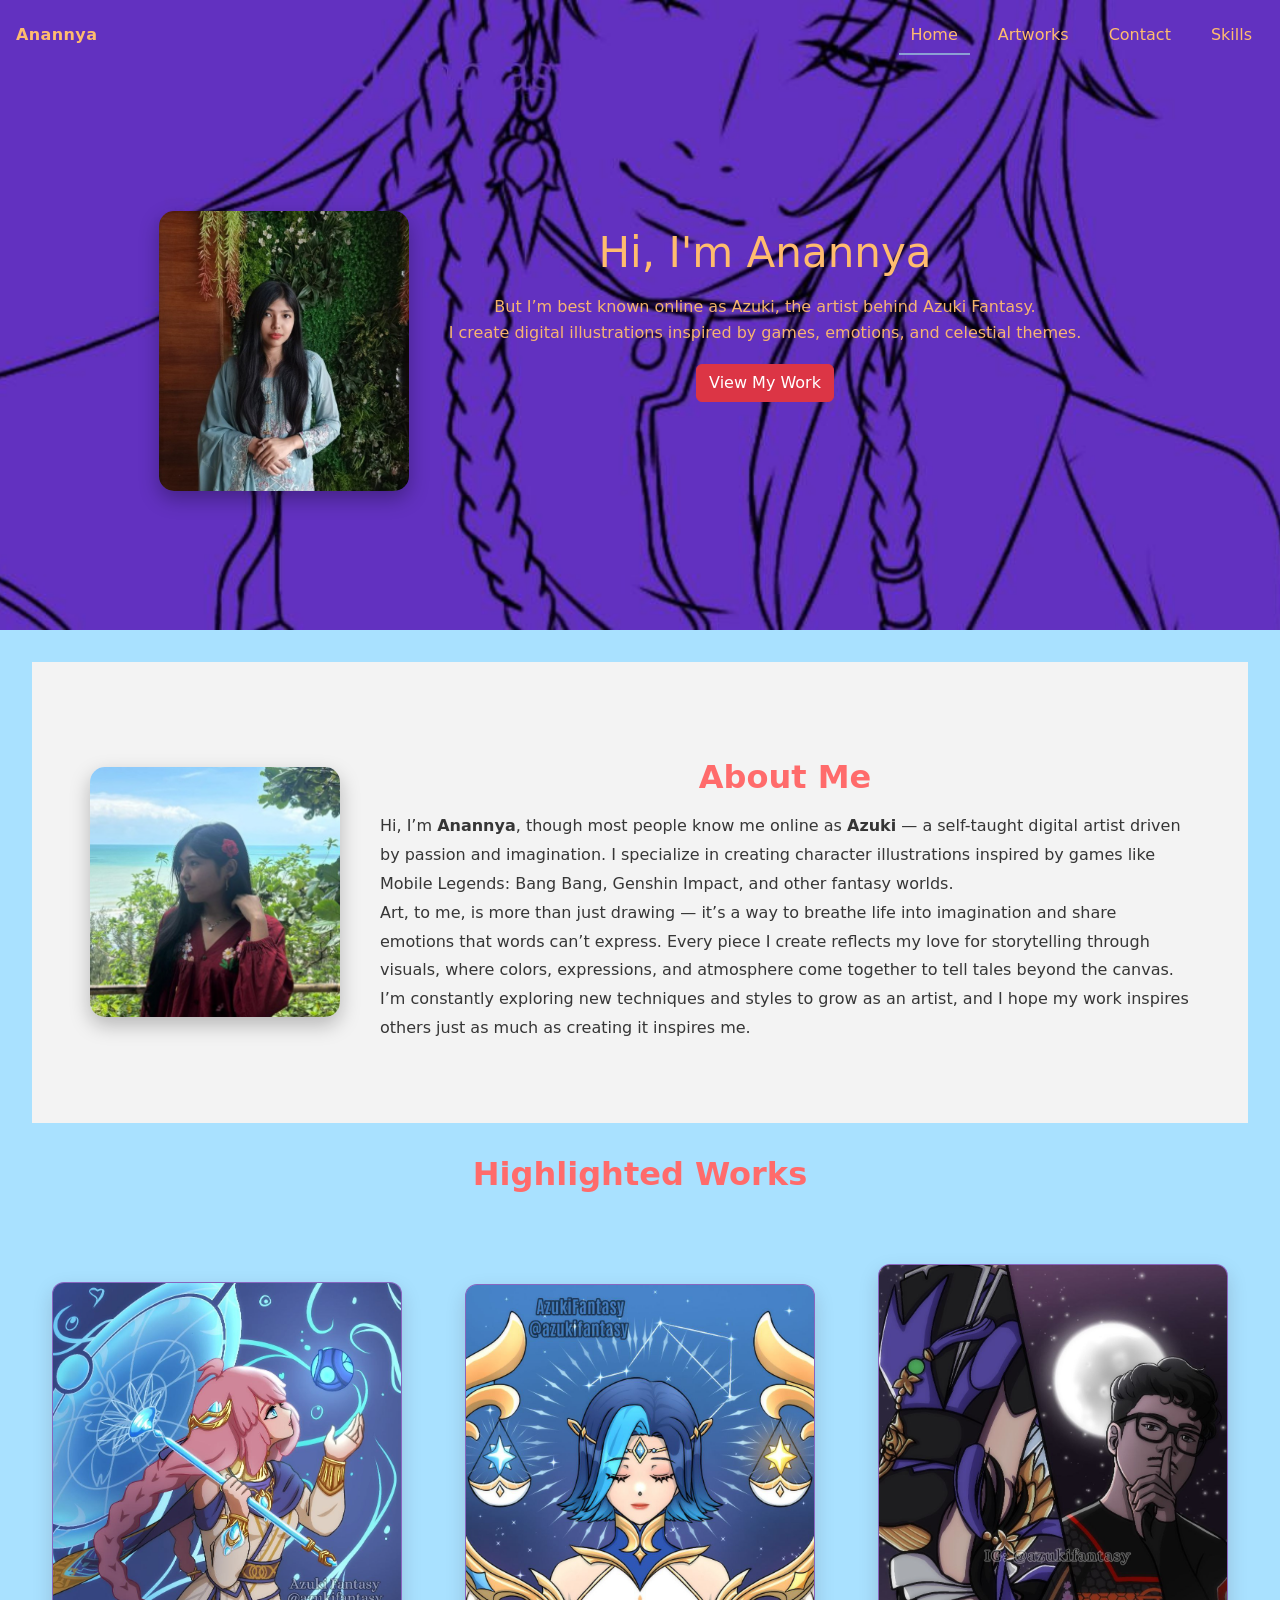
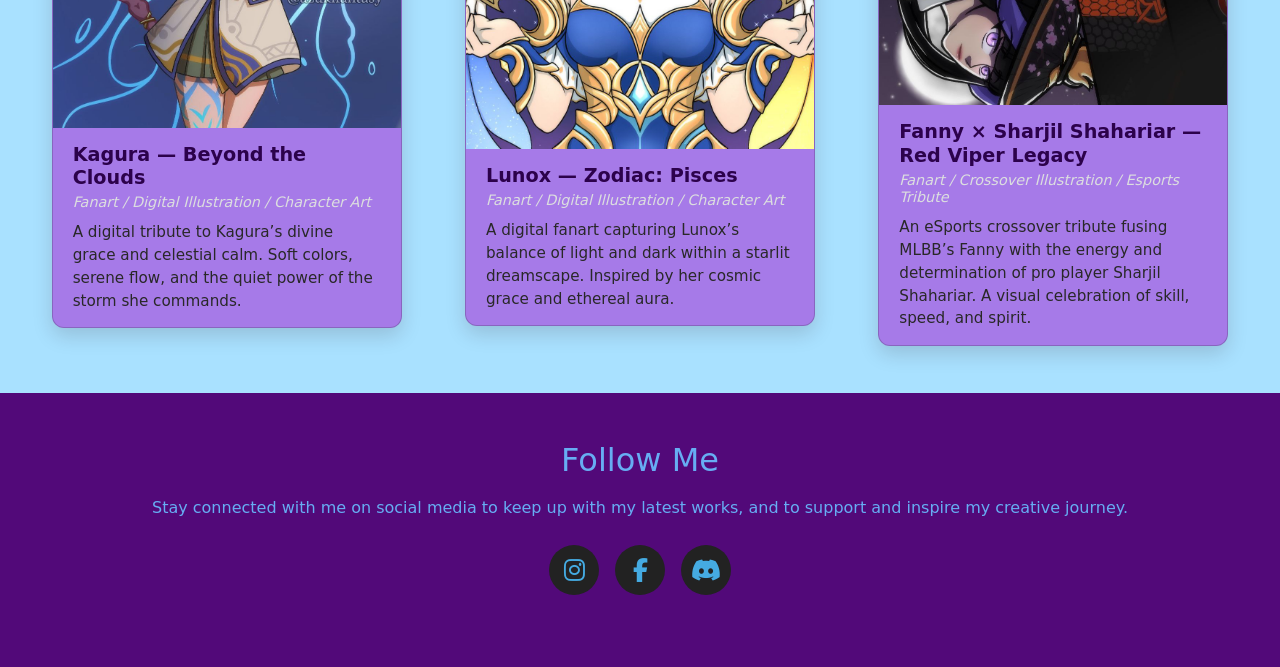
<file: index.html>
<!DOCTYPE html>
<html lang="en">
<head>
    <meta charset="UTF-8">
    <meta name="viewport" content="width=device-width, initial-scale=1.0">
    <title>Anannya-Protfolio-Home</title>
    <!-- Font Awesome CDN -->
    <link rel="stylesheet" href="https://cdnjs.cloudflare.com/ajax/libs/font-awesome/6.5.0/css/all.min.css" integrity="sha512-eZOKG6q5tYzD6MvZX1kfnZp4zZ5h2V/3FCPgqEwhtZ0Jv6qHENF/l5sZc6Dx9u1juMqzftcD9H9gibG28i/nlA==" crossorigin="anonymous" referrerpolicy="no-referrer" />

    <link rel="stylesheet" href="https://cdnjs.cloudflare.com/ajax/libs/font-awesome/6.5.0/css/all.min.css">

    <link href="https://cdn.jsdelivr.net/npm/bootstrap@5.3.8/dist/css/bootstrap.min.css" rel="stylesheet" integrity="sha384-sRIl4kxILFvY47J16cr9ZwB07vP4J8+LH7qKQnuqkuIAvNWLzeN8tE5YBujZqJLB" crossorigin="anonymous">
    <link rel="stylesheet" href="css/style.css">
    
</head>

<body>
    <header class="hero">
        <nav class="navbar">
            <div class="brand">Anannya</div>
            <button class="nav-toggle" aria-label="Toggle navigation" onclick="toggleNav()">☰</button>
            <div class="nav-links" id="navLinks">
                <a href="index.html" class="nav-link active">Home</a>
                <a href="artworks.html" class="nav-link">Artworks</a>
                <a href="contectr.html" class="nav-link">Contact</a>
                <a href="skills.html" class="nav-link">Skills</a>
            </div>
        </nav>


        <div class="hero-content portfolio">
            <div class="portfolio-container">
                <div class="portfolio-image">
                    <br>
                    <br>
                    <br>
                    <img src="img/profile/Profile picture.jpg" alt="Your Name">
                </div>
                <div class="portfolio-text">
                    <h1>Hi, I'm Anannya</h1>
                    <p>
                        But I’m best known online as Azuki, the artist behind Azuki Fantasy.
                        <br>I create digital illustrations inspired by games, emotions, and celestial themes.
                    </p>
                    <a class="btn btn-danger" href="artworks.html">View My Work</a>
                    
                </div>
                <br>
            </div>
        </div>


    </header>


    <main>

        <section class="about-me">
            <div class="about-container">
                <div class="about-image">
                    <img src="img/profile/pp2.jpg" alt="Anannya Portrait">
                </div>
                <div class="about-text">
                    <h2 class="highlight">About Me</h2>
                    <p>
                       Hi, I’m <strong>Anannya</strong>, though most people know me online as <strong>Azuki</strong> — a self-taught digital artist driven by passion and imagination. I specialize in creating character illustrations inspired by games like Mobile Legends: Bang Bang, Genshin Impact, and other fantasy worlds.
<br>
                        Art, to me, is more than just drawing — it’s a way to breathe life into imagination and share emotions that words can’t express. Every piece I create reflects my love for storytelling through visuals, where colors, expressions, and atmosphere come together to tell tales beyond the canvas.
<br>
                        I’m constantly exploring new techniques and styles to grow as an artist, and I hope my work inspires others just as much as creating it inspires me.
                    </p>
                </div>
            </div>
        </section>


        <h2 class="highlight">Highlighted Works</h2>
        <br>
        

        <!-- Arts works showcase -->
        <div class="art-section">

            <div class="row row-cols-1 row-cols-md-2 row-cols-lg-3 g-4">
                <div class="col">
                    <div class="card">
                    <img src="img/art1.jpg" class="card-img-top" alt="Kagura — Beyond the Clouds">
                    <div class="card-body">
                        <h5 class="card-title">Kagura — Beyond the Clouds</h5>
                        <h6 class="catagory">Fanart / Digital Illustration / Character Art</h6>
                        <p class="card-text">A digital tribute to Kagura’s divine grace and celestial calm. Soft colors, serene flow, and the quiet power of the storm she commands.</p>
                    </div>
                    </div>
                </div>
                <div class="col">
                    <div class="card">
                    <img src="img/art7.jpg" class="card-img-top" alt="Lunox — Zodiac: Pisces">
                    <div class="card-body">
                        <h5 class="card-title">Lunox — Zodiac: Pisces</h5>
                        <h6 class="catagory">Fanart / Digital Illustration / Character Art</h6>
                        <p class="card-text">A digital fanart capturing Lunox’s balance of light and dark within a starlit dreamscape. Inspired by her cosmic grace and ethereal aura.</p>
                    </div>
                    </div>
                </div>
                <div class="col">
                    <div class="card">
                    <img src="img/art11.jpg" class="card-img-top" alt="Fanny × Sharjil Shahariar — Red Viper Legacy">
                    <div class="card-body">
                        <h5 class="card-title">Fanny × Sharjil Shahariar — Red Viper Legacy</h5>
                        <h6 class="catagory">Fanart / Crossover Illustration / Esports Tribute</h6>
                        <p class="card-text">An eSports crossover tribute fusing MLBB’s Fanny with the energy and determination of pro player Sharjil Shahariar. A visual celebration of skill, speed, and spirit.</p>
                    </div>
                    </div>
                </div>
                
            </div>
            
        </div>
    </main>

    <!-- footer section start -->
    <footer>
        <div class="footer">
            <h2>Follow Me</h2>
            <p>
            Stay connected with me on social media to keep up with my latest works,  
            and to support and inspire my creative journey.
            </p>
            <div class="social-links">
                <a href="https://www.instagram.com/azukifantasy/" target="_blank" class="social-icon">
                    <i class="fab fa-instagram"></i>
                </a>
                <a href="https://web.facebook.com/azukifantasy" target="_blank" class="social-icon">
                    <i class="fab fa-facebook-f"></i>
                </a>
                <a href="https://discord.gg/UzwzQnHDA" target="_blank" class="social-icon">
                    <i class="fab fa-discord"></i>
                </a>
                

            </div>
            
        </div>
    </footer>



    <script src="js/script.js"></script>
</body>
</html>
</file>
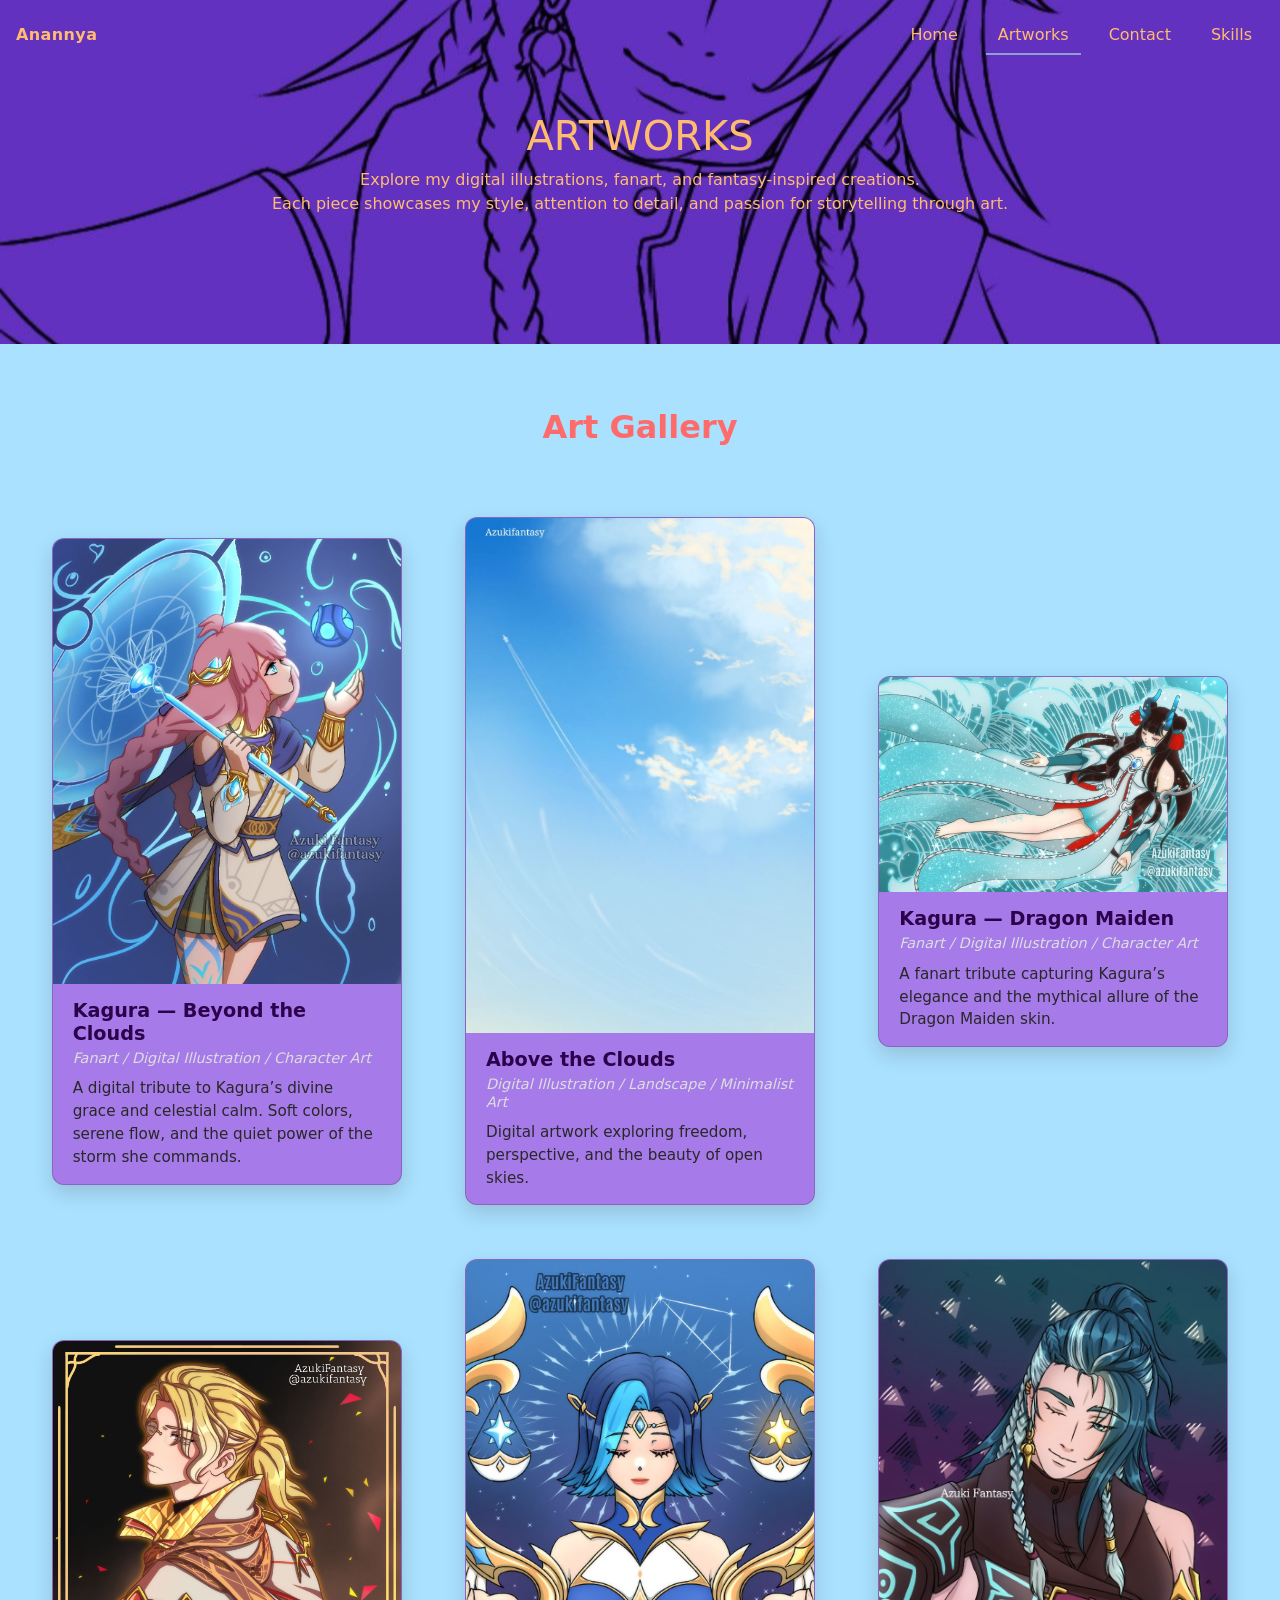
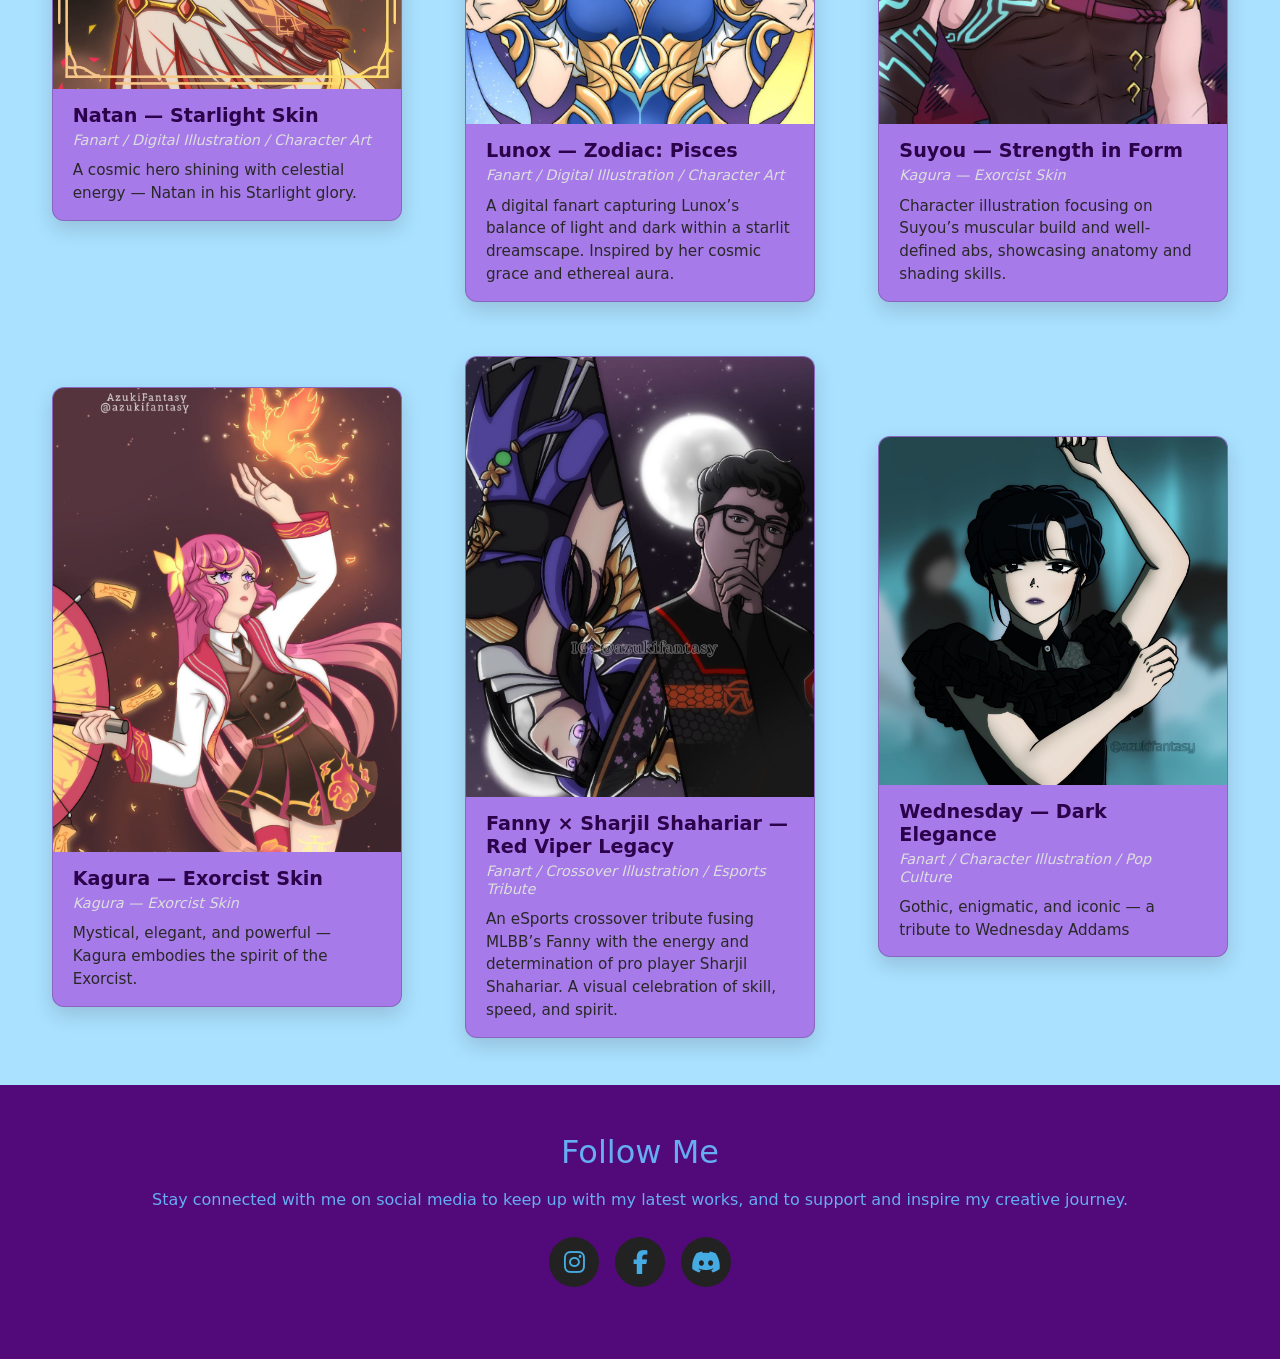
<file: artworks.html>
<!DOCTYPE html>
<html lang="en">
<head>
    <meta charset="UTF-8">
    <meta name="viewport" content="width=device-width, initial-scale=1.0">
    <title>Anannya-Protfolio-Artwork</title>
    <!-- Font Awesome CDN -->
    <link rel="stylesheet" href="https://cdnjs.cloudflare.com/ajax/libs/font-awesome/6.5.0/css/all.min.css" integrity="sha512-eZOKG6q5tYzD6MvZX1kfnZp4zZ5h2V/3FCPgqEwhtZ0Jv6qHENF/l5sZc6Dx9u1juMqzftcD9H9gibG28i/nlA==" crossorigin="anonymous" referrerpolicy="no-referrer" />

    <link rel="stylesheet" href="https://cdnjs.cloudflare.com/ajax/libs/font-awesome/6.5.0/css/all.min.css">

    <link href="https://cdn.jsdelivr.net/npm/bootstrap@5.3.8/dist/css/bootstrap.min.css" rel="stylesheet" integrity="sha384-sRIl4kxILFvY47J16cr9ZwB07vP4J8+LH7qKQnuqkuIAvNWLzeN8tE5YBujZqJLB" crossorigin="anonymous">
    <link rel="stylesheet" href="css/style.css">
    
</head>

<body>
    <header class="hero-artwork">
        <nav class="navbar">
            <div class="brand">Anannya</div>
            <button class="nav-toggle" aria-label="Toggle navigation" onclick="toggleNav()">☰</button>
            <div class="nav-links" id="navLinks">
                <a href="index.html" class="nav-link ">Home</a>
                <a href="artworks.html" class="nav-link active">Artworks</a>
                <a href="contectr.html" class="nav-link">Contact</a>
                <a href="skills.html" class="nav-link">Skills</a>
            </div>
        </nav>


        <div class="hero-content portfolio">
            <div class="portfolio-container">
                
                <div class="artwork-portfolio-text">
                    <h1>ARTWORKS</h1>
                    <p>
                       Explore my digital illustrations, fanart, and fantasy-inspired creations.
                       <br>
                       Each piece showcases my style, attention to detail, and passion for storytelling through art.
                    </p>
                    
                    
                </div>
                
            </div>
        </div>


    </header>


    <main>

        <h2 class="highlight">Art Gallery</h2>
        <br>
        

        <!-- Arts works showcase -->
        <div class="art-section">

            <div class="row row-cols-1 row-cols-md-2 row-cols-lg-3 g-4">
                <!-- 1 -->
                <div class="col">
                    <div class="card">
                    <img src="img/art1.jpg" class="card-img-top" alt="Kagura — Beyond the Clouds">
                    <div class="card-body">
                        <h5 class="card-title">Kagura — Beyond the Clouds</h5>
                        <h6 class="catagory">Fanart / Digital Illustration / Character Art</h6>
                        <p class="card-text">A digital tribute to Kagura’s divine grace and celestial calm. Soft colors, serene flow, and the quiet power of the storm she commands.</p>
                    </div>
                    </div>
                </div>
                <!-- 2 -->
                <div class="col">
                    <div class="card">
                    <img src="img/art3.jpg" class="card-img-top" alt="Above the Clouds">
                    <div class="card-body">
                        <h5 class="card-title">Above the Clouds</h5>
                        <h6 class="catagory">Digital Illustration / Landscape / Minimalist Art</h6>
                        <p class="card-text"> Digital artwork exploring freedom, perspective, and the beauty of open skies.</p>
                    </div>
                    </div>
                </div>
                <!-- 3 -->
                <div class="col">
                    <div class="card">
                    <img src="img/art4.jpg" class="card-img-top" alt="Kagura — Dragon Maiden">
                    <div class="card-body">
                        <h5 class="card-title">Kagura — Dragon Maiden</h5>
                        <h6 class="catagory">Fanart / Digital Illustration / Character Art</h6>
                        <p class="card-text"> A fanart tribute capturing Kagura’s elegance and the mythical allure of the Dragon Maiden skin.</p>
                    </div>
                    </div>
                </div>
                <!-- 4 -->
                <div class="col">
                    <div class="card">
                    <img src="img/art6.jpg" class="card-img-top" alt="Natan — Starlight Skin">
                    <div class="card-body">
                        <h5 class="card-title">Natan — Starlight Skin</h5>
                        <h6 class="catagory">Fanart / Digital Illustration / Character Art</h6>
                        <p class="card-text">A cosmic hero shining with celestial energy — Natan in his Starlight glory.</p>
                    </div>
                    </div>
                </div>
                <!-- 5 -->
                <div class="col">
                    <div class="card">
                    <img src="img/art7.jpg" class="card-img-top" alt="Lunox — Zodiac: Pisces">
                    <div class="card-body">
                        <h5 class="card-title">Lunox — Zodiac: Pisces</h5>
                        <h6 class="catagory">Fanart / Digital Illustration / Character Art</h6>
                        <p class="card-text">A digital fanart capturing Lunox’s balance of light and dark within a starlit dreamscape. Inspired by her cosmic grace and ethereal aura.</p>
                    </div>
                    </div>
                </div>
                <!-- 6 -->
                <div class="col">
                    <div class="card">
                    <img src="img/art2.jpg" class="card-img-top" alt="Suyou — Strength in Form">
                    <div class="card-body">
                        <h5 class="card-title">Suyou — Strength in Form</h5>
                        <h6 class="catagory">Kagura — Exorcist Skin</h6>
                        <p class="card-text">Character illustration focusing on Suyou’s muscular build and well-defined abs, showcasing anatomy and shading skills.</p>
                    </div>
                    </div>
                </div>
                <!-- 7 -->
                <div class="col">
                    <div class="card">
                    <img src="img/art5.jpg" class="card-img-top" alt="Kagura — Exorcist Skin">
                    <div class="card-body">
                        <h5 class="card-title">Kagura — Exorcist Skin</h5>
                        <h6 class="catagory">Kagura — Exorcist Skin</h6>
                        <p class="card-text"> Mystical, elegant, and powerful — Kagura embodies the spirit of the Exorcist.</p>
                    </div>
                    </div>
                </div>
                <!-- 8 -->
                <div class="col">
                    <div class="card">
                    <img src="img/art11.jpg" class="card-img-top" alt="Fanny × Sharjil Shahariar — Red Viper Legacy">
                    <div class="card-body">
                        <h5 class="card-title">Fanny × Sharjil Shahariar — Red Viper Legacy</h5>
                        <h6 class="catagory">Fanart / Crossover Illustration / Esports Tribute</h6>
                        <p class="card-text">An eSports crossover tribute fusing MLBB’s Fanny with the energy and determination of pro player Sharjil Shahariar. A visual celebration of skill, speed, and spirit.</p>
                    </div>
                    </div>
                </div>
                <!-- 9 -->
                <div class="col">
                    <div class="card">
                    <img src="img/art10.jpg" class="card-img-top" alt="Wednesday — Dark Elegance">
                    <div class="card-body">
                        <h5 class="card-title">Wednesday — Dark Elegance</h5>
                        <h6 class="catagory">Fanart / Character Illustration / Pop Culture</h6>
                        <p class="card-text">Gothic, enigmatic, and iconic — a tribute to Wednesday Addams</p>
                    </div>
                    </div>
                </div>
                
            </div>
            
        </div>
    </main>

    <!-- footer section start -->
    <footer>
        <div class="footer">
            <h2>Follow Me</h2>
            <p>
            Stay connected with me on social media to keep up with my latest works,  
            and to support and inspire my creative journey.
            </p>
            <div class="social-links">
                <a href="https://www.instagram.com/azukifantasy/" target="_blank" class="social-icon">
                    <i class="fab fa-instagram"></i>
                </a>
                <a href="https://web.facebook.com/azukifantasy" target="_blank" class="social-icon">
                    <i class="fab fa-facebook-f"></i>
                </a>
                <a href="https://discord.gg/UzwzQnHDA" target="_blank" class="social-icon">
                    <i class="fab fa-discord"></i>
                </a>
                

            </div>
            
        </div>
    </footer>



    <script src="js/script.js"></script>
</body>
</html>
</file>
<file: css/style.css>
:root{
--accent: #b26262;
--bg-overlay: rgba(0,0,0,0.35);
--nav-height: 70px;
}
*{box-sizing:border-box}
body,html{margin:0;padding:0;font-family:system-ui,-apple-system,Segoe UI,Roboto,'Noto Sans',sans-serif}


/* Navbar */
.navbar{
height:var(--nav-height);
display:flex;
align-items:center;
justify-content:space-between;
padding:0 1rem;
position:absolute; /* Card Container */
top:0;left:0;right:0;
z-index:20;

}

.about-me {
  background-color: #f3f3f3;
  color: #222;
  padding: 4rem 1rem;
}

.about-container {
  display: flex;
  align-items: center;
  justify-content: center;
  flex-wrap: wrap;
  gap: 2.5rem;
  max-width: 1100px;
  margin: 0 auto;
}

.about-image img {
  width: 250px;
  height: auto;
  border-radius: 15px;
  box-shadow: 0 8px 20px rgba(0,0,0,0.25);
}

.about-text {
  flex: 1;
  min-width: 280px;
}

.about-text .highlight {
  color: #ff6b6b;
  font-weight: 700;
  margin-bottom: 1rem;
}

.about-text p {
  font-size: 1rem;
  line-height: 1.8;
  opacity: 0.9;
}

/* Responsive design for small screens */
@media (max-width: 768px) {
  .about-container {
    flex-direction: column;
    text-align: center;
  }

  .about-image img {
    width: 180px;
  }
}


.col {
    padding: 15px;
    display: flex;
    justify-content: center; /* Center cards in column */
}

/* Responsive */
@media (max-width: 768px) {
    .card {
        max-width: 100%;
    }
}

.navbar .brand{font-weight:700;letter-spacing:0.4px}
.nav-links{display:flex;gap:1rem;align-items:center}
.nav-links a{color:#ffbc6e;text-decoration:none;padding:0.5rem 0.75rem;border-radius:6px}
.nav-links a:hover{background:rgba(255,255,255,0.08)}
.btn-primary{background:var(--accent);color:white;padding:0.5rem 0.8rem;border-radius:8px;text-decoration:none}


/* mobile toggle */
.nav-toggle{display:none;
    background:transparent;
    border:0;
    color:#ffbc6e;
    font-size:1.3rem}

.nav-link {
  position: relative;
  color: rgb(56, 4, 4);                 /* normal link color */
  text-decoration: none;
  padding: 0.5rem 0.75rem;
  transition: color 0.3s ease;
}

.nav-link::after {
  content: '';                  /* empty content for the line */
  position: absolute;
  left: 0;
  bottom: 0;
  width: 0%;                    /* hidden by default */
  height: 2px;                  /* thickness of the line */
  background-color: #8c9fd4;    /* accent color for the line */
  transition: width 0.3s ease;
}

.nav-link:hover::after {
  width: 100%;                  /* show underline on hover */
}

.nav-link.active::after {
  width: 100%;                  /* always show underline for active page */
}

header.hero {
 
  background-image: url('../img/artwork-bg-1.jpg');
  background-size: cover;
  background-position: center;
  color: #ffbc6e;
  padding: 3rem 1rem;
  position: relative;
}
header.hero-artwork {
  
  background-image: url('../img/artwork-bg-1.jpg');
  background-size: cover;
  background-position: center;
  color: #ffbc6e;
  padding: 3rem 1rem;
  position: relative;
}


/* Hero / cover area */
.hero{
/* big enough for a cover photo */
height:70vh; /* change to 60vh - 80vh depending on taste */
min-height:420px; /* ensures it's big on small screens */
display:flex;
align-items:center;
justify-content:center;
position:relative;
color:rgb(129, 84, 84);
overflow:hidden;
}



.hero-content{position:relative;z-index:2;text-align:center;padding:0 1rem;max-width:1100px}
.hero h1{font-size:clamp(28px,6vw,56px);margin:0 0 0.5rem}
.hero p{margin:0 0 1.2rem;font-size:clamp(14px,2.2vw,20px);opacity:0.95}


.hero .cta{display:inline-flex;gap:0.6rem;flex-wrap:wrap;justify-content:center}


/* responsive */
@media (max-width:900px){
.nav-links{display:none;position:absolute;top:var(--nav-height);right:1rem;background:rgba(0,0,0,0.6);padding:0.6rem;border-radius:8px;flex-direction:column;min-width:160px}
.nav-links.show{display:flex}
.nav-toggle{display:block}
}


/* small aesthetic footer under hero for page flow */
main{background:#a9e1ff;padding:2rem}

.art-section .card {
  max-width: 350px;   /* keeps card compact */
  margin: auto;
}

.art-section .card-img-top {
  width: 100%;        /* fills card width */
  height: auto;       /* natural height, no cropping */
}

.highlight {
  text-align: center;      /* centers text horizontally */
  font-size: 2rem;         /* size of heading */
  color: #ff6b6b;          /* accent color */
  margin: 2rem 0;          /* spacing above and below */
  font-weight: bold;        /* makes the text bold */
}


.hero-content.portfolio {
  padding: 4rem 2rem;             /* some spacing around */
  max-width: 1100px;              /* keep content centered */
  margin: 0 auto;
}

.portfolio-container {
  display: flex;
  align-items: center;            /* vertically center image & text */
  gap: 2.5rem;                    /* space between image and text */
  flex-wrap: wrap;                /* responsive on small screens */
}

.portfolio-image img {
  width: 250px;                   /* adjust size */
  height: auto;                   /* maintain aspect ratio */
  border-radius: 15px;            /* optional rounded corners */
  box-shadow: 0 8px 20px rgba(0,0,0,0.3); /* subtle shadow */
}

.portfolio-text {
  flex: 1;                        /* take remaining space */
}
.artwork-portfolio-text {
  flex: 1;                        /* take remaining space */
}


.portfolio-text h1 {
  font-size: clamp(28px, 4vw, 42px);
  margin-bottom: 1rem;
}

.portfolio-text p {
  font-size: 1rem;
  line-height: 1.6;
  margin-bottom: 1.2rem;
}

/* Responsive: stack image on top on small screens */
@media (max-width: 768px) {
  .portfolio-container {
    flex-direction: column;
    text-align: center;
  }

  .portfolio-image img {
    width: 180px;                 /* smaller on mobile */
    margin-bottom: 1rem;
  }

  .portfolio-text {
    flex: unset;
  }
}

footer {
  background-color: #520979;
  color: rgb(103, 173, 243);
  padding: 3rem 1rem;
  text-align: center;
}

footer h2 {
  font-size: 2rem;
  margin-bottom: 1rem;
}

footer p {
  font-size: 1rem;
  line-height: 1.6;
  margin-bottom: 1.5rem;
}

.social-links {
  display: flex;
  justify-content: center;
  gap: 1rem;
  flex-wrap: wrap;
  margin-bottom: 1.5rem;
}

.social-icon {
  display: inline-flex;
  align-items: center;
  justify-content: center;
  width: 50px;
  height: 50px;
  background-color: #222;
  color: rgb(69, 171, 226);
  border-radius: 50%;
  font-size: 1.5rem;
  transition: all 0.3s ease;
  text-decoration: none;   /* removes underline */
}


.social-icon:hover {
  background-color: #301269;  /* accent color on hover */
  transform: scale(1.1);
}

footer .copyright {
  font-size: 0.9rem;
  opacity: 0.7;
}

/* Card Container */
.col {
    padding: 15px;
    display: flex;
    justify-content: center; /* Center cards in column */
}

/* Card Styles */
.card {
    background-color: #a67ae8; /* white card background */
    border-radius: 12px; /* rounded corners */
    box-shadow: 0 8px 20px rgba(36, 1, 1, 0.15); /* subtle shadow */
    overflow: hidden; /* for rounded corners with image */
    transition: transform 0.3s, box-shadow 0.3s; /* smooth hover effect */
    max-width: 300px; /* optional, adjust as needed */
    display: flex;
    flex-direction: column;
}

/* Card Hover Effect */
.card:hover {
    transform: translateY(-8px);
    box-shadow: 0 16px 30px rgb(255, 1, 153);
}

/* Card Image */
.card-img-top {
    width: 100%;
    height: auto;
    object-fit: cover;
    display: block;
}

/* Card Body */
.card-body {
    padding: 15px 20px;
}

/* Card Title */
.card-title {
    font-size: 1.2rem;
    font-weight: 600;
    margin-bottom: 5px;
    color: #2c024b;
}

/* Category / Subtitle */
.catagory {
    font-size: 0.9rem;
    color: #dcdedf;
    margin-bottom: 10px;
    font-style: italic;
}

/* Card Text */
.card-text {
    font-size: 0.95rem;
    color: #292828;
    line-height: 1.5;
}

/* Responsive */
@media (max-width: 768px) {
    .card {
        max-width: 100%;
    }
}

.contact-section {
  padding: 4rem 1rem;
  background: #f5f5f5;
}

.contact-container {
  display: flex;
  gap: 3rem;
  flex-wrap: wrap;
  justify-content: center;
  align-items: flex-start;
  max-width: 1100px;
  margin: 0 auto;
}

.contact-form {
  flex: 1;
  min-width: 300px;
}

.contact-form input,
.contact-form textarea {
  width: 100%;
  padding: 0.75rem 1rem;
  border-radius: 8px;
  border: 1px solid #ccc;
  margin-bottom: 1rem;
  font-family: inherit;
}

.contact-form button {
  background-color: var(--accent);
  color: white;
  padding: 0.7rem 1.5rem;
  border: none;
  border-radius: 8px;
  cursor: pointer;
  transition: 0.3s;
}

.contact-form button:hover {
  background-color: #ff6b6b;
  transform: scale(1.05);
}

.contact-info {
  flex: 1;
  min-width: 250px;
  color: #333;
}

.contact-info h3 {
  margin-bottom: 1rem;
}

.contact-info p {
  margin-bottom: 0.8rem;
  font-size: 1rem;
}

.contact-info i {
  margin-right: 0.6rem;
  color: var(--accent);
}

.contact-info .social-links {
  margin-top: 1rem;
}

.skills-section {
  max-width: 900px;
  margin: 3rem auto;
  padding: 2rem;
  text-align: left;
}

.skills-section h2 {
  text-align: center;
  font-weight: bold;
  margin-bottom: 2rem;
}

.skill-category {
  margin-bottom: 2.5rem;
}

.skill-category h3 {
  color: #471e7d;
  margin-bottom: 1rem;
  font-weight: 600;
}

.skill {
  margin-bottom: 0.8rem;
}

.skill span {
  display: block;
  font-weight: 500;
  margin-bottom: 0.3rem;
}

.progress {
  background-color: #056579;
  border-radius: 8px;
  height: 12px;
  overflow: hidden;
}

.progress-bar {
  background-color: #8343dc;
  height: 100%;
  border-radius: 8px;
  text-align: right;
  padding-right: 5px;
  color: rgb(224, 215, 215);
  font-size: 0.8rem;
  line-height: 12px;
  transition: width 0.5s ease;
}
</file>
